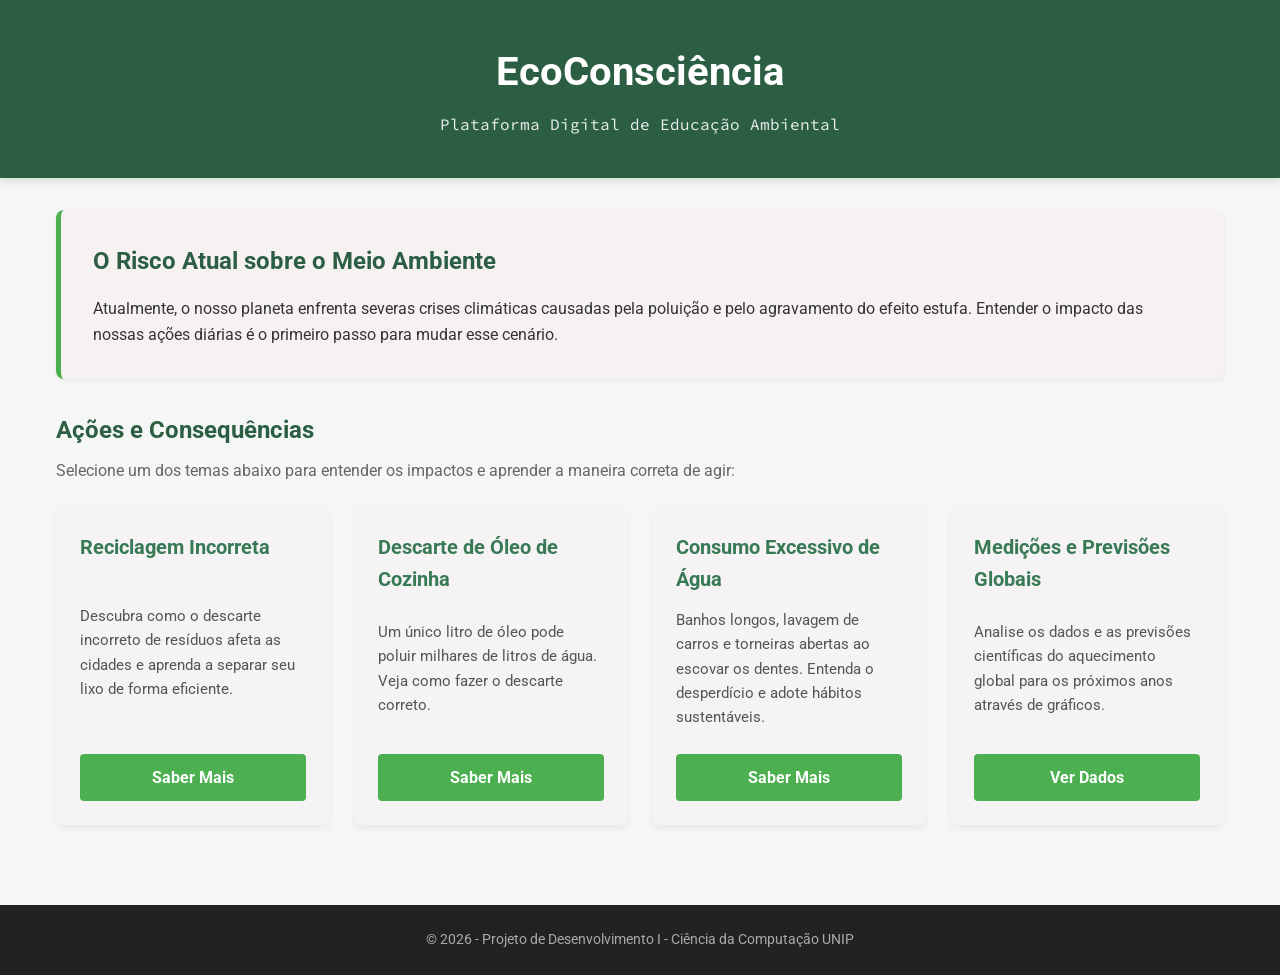
<file: index.html>
<!DOCTYPE html> 
<html lang="pt-br">
<head>
    <meta charset="UTF-8">
    <meta name="viewport" content="width=device-width, initial-scale=1.0">
    <title>Educação Ambiental</title>
    <link rel="stylesheet" href="style.css">
    <link rel="preconnect" href="https://fonts.googleapis.com">
    <link rel="preconnect" href="https://fonts.gstatic.com" crossorigin>
    <link href="https://fonts.googleapis.com/css2?family=Roboto:ital,wght@0,100..900;1,100..900&family=Source+Code+Pro:ital,wght@0,200..900;1,200..900&display=swap" rel="stylesheet">
</head>
<body>

    <header>
        <h1>EcoConsciência</h1>
        <p>Plataforma Digital de Educação Ambiental</p>
    </header>

    <main>
        <section id="introducao">
            <h2>O Risco Atual sobre o Meio Ambiente</h2>
            <p>Atualmente, o nosso planeta enfrenta severas crises climáticas causadas pela poluição  e pelo agravamento do efeito estufa. Entender o impacto das nossas ações diárias é o primeiro passo para mudar esse cenário.</p>
        </section>

        <section id="ramificacoes">
            <h2>Ações e Consequências </h2>
            <p>Selecione um dos temas abaixo para entender os impactos e aprender a maneira correta de agir:</p>
            
            <div class="cards-container">
                <article class="card">
                    <h3>Reciclagem Incorreta</h3>
                    <p>Descubra como o descarte incorreto de resíduos afeta as cidades e aprenda a separar seu lixo de forma eficiente.</p>
                    <a href="reciclagem.html" class="btn">Saber Mais</a>
                </article>

                <article class="card">
                    <h3>Descarte de Óleo de Cozinha</h3>
                    <p>Um único litro de óleo pode poluir milhares de litros de água. Veja como fazer o descarte correto.</p>
                    <a href="oleo.html" class="btn">Saber Mais</a>
                </article>

                <article class="card">
                    <h3>Consumo Excessivo de Água</h3>
                    <p>Banhos longos, lavagem de carros e torneiras abertas ao escovar os dentes. Entenda o desperdício e adote hábitos sustentáveis.</p>
                    <a href="agua.html" class="btn">Saber Mais</a>
                </article>
                
                <article class="card">
                    <h3>Medições e Previsões Globais</h3>
                    <p>Analise os dados e as previsões científicas do aquecimento global para os próximos anos através de gráficos.</p>
                    <a href="previsoes.html" class="btn">Ver Dados</a>
                </article>
            </div>
        </section>
    </main>

    <footer>
        <p>&copy; 2026 - Projeto de Desenvolvimento I - Ciência da Computação UNIP</p>
    </footer>

</body>
</html>
</file>
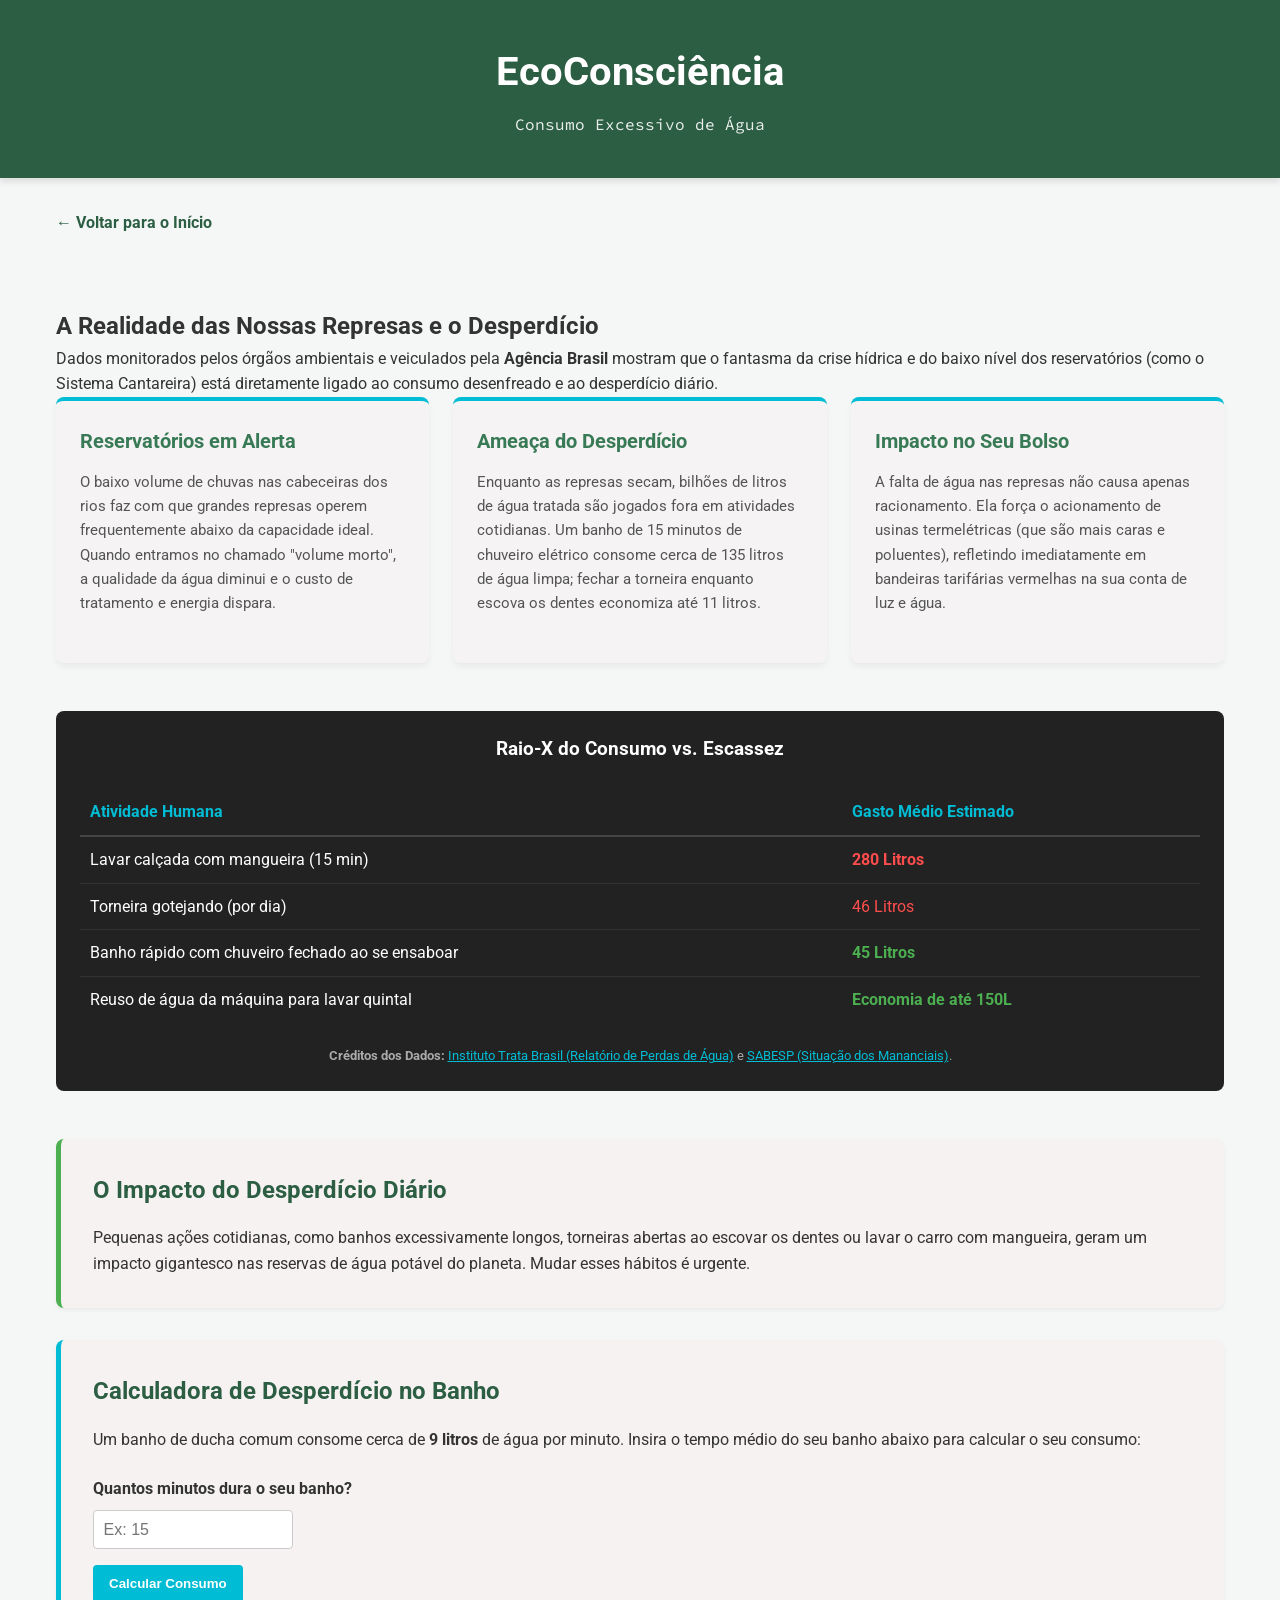
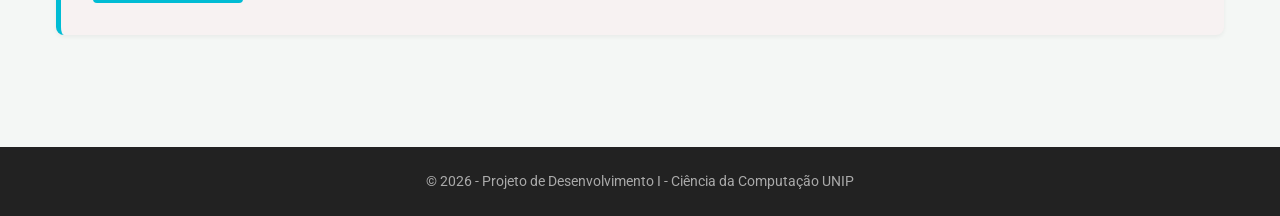
<file: agua.html>
<!DOCTYPE html>
<html lang="pt-br">
<head>
    <meta charset="UTF-8">
    <meta name="viewport" content="width=device-width, initial-scale=1.0">
    <title>Consumo de Água - EcoConsciência</title>
    <link rel="stylesheet" href="style.css">
    <link rel="preconnect" href="https://fonts.googleapis.com">
    <link rel="preconnect" href="https://fonts.gstatic.com" crossorigin>
    <link href="https://fonts.googleapis.com/css2?family=Roboto:ital,wght@0,100..900;1,100..900&family=Source+Code+Pro:ital,wght@0,200..900;1,200..900&display=swap" rel="stylesheet">
</head>
<body>

    <header>
        <h1>EcoConsciência</h1>
        <p>Consumo Excessivo de Água</p>
    </header>

    <main>
  <a href="index.html" style="display: inline-block; margin-bottom: 1.5rem; color: #2c5e43; font-weight: bold; text-decoration: none;">&larr; Voltar para o Início</a>

  <section id="crise-hidrica" style="margin-top: 3rem;">
            <h2>A Realidade das Nossas Represas e o Desperdício</h2>
            <p>Dados monitorados pelos órgãos ambientais e veiculados pela <strong>Agência Brasil</strong> mostram que o fantasma da crise hídrica e do baixo nível dos reservatórios (como o Sistema Cantareira) está diretamente ligado ao consumo desenfreado e ao desperdício diário.</p>

            <div class="cards-container">
                
                <!-- Card 1: Nível das Represas -->
                <article class="card" style="border-top: 4px solid #00bcd4;">
                    <h3>Reservatórios em Alerta</h3>
                    <p>O baixo volume de chuvas nas cabeceiras dos rios faz com que grandes represas operem frequentemente abaixo da capacidade ideal. Quando entramos no chamado "volume morto", a qualidade da água diminui e o custo de tratamento e energia dispara.</p>
                </article>

                <!-- Card 2: O Desperdício Invisível -->
                <article class="card" style="border-top: 4px solid #00bcd4;">
                    <h3>Ameaça do Desperdício</h3>
                    <p>Enquanto as represas secam, bilhões de litros de água tratada são jogados fora em atividades cotidianas. Um banho de 15 minutos de chuveiro elétrico consome cerca de 135 litros de água limpa; fechar a torneira enquanto escova os dentes economiza até 11 litros.</p>
                </article>

                <!-- Card 3: Consequências Reais -->
                <article class="card" style="border-top: 4px solid #00bcd4;">
                    <h3>Impacto no Seu Bolso</h3>
                    <p>A falta de água nas represas não causa apenas racionamento. Ela força o acionamento de usinas termelétricas (que são mais caras e poluentes), refletindo imediatamente em bandeiras tarifárias vermelhas na sua conta de luz e água.</p>
                </article>

            </div>
        </section>

        <section id="dados-agua" style="margin: 3rem 0; background: #222; padding: 1.5rem; border-radius: 8px;">
            <h3 style="color: #fff; margin-bottom: 1.5rem; text-align: center;">Raio-X do Consumo vs. Escassez</h3>
            
            <table style="width: 100%; border-collapse: collapse; color: #fff; text-align: left;">
                <thead>
                    <tr style="border-bottom: 2px solid #444; color: #00bcd4;">
                        <th style="padding: 10px;">Atividade Humana</th>
                        <th style="padding: 10px;">Gasto Médio Estimado</th>
                    </tr>
                </thead>
                <tbody>
                    <tr style="border-bottom: 1px solid #333;">
                        <td style="padding: 10px;">Lavar calçada com mangueira (15 min)</td>
                        <td style="padding: 10px; color: #ff4d4d; font-weight: bold;">280 Litros</td>
                    </tr>
                    <tr style="border-bottom: 1px solid #333;">
                        <td style="padding: 10px;">Torneira gotejando (por dia)</td>
                        <td style="padding: 10px; color: #ff4d4d;">46 Litros</td>
                    </tr>
                    <tr style="border-bottom: 1px solid #333;">
                        <td style="padding: 10px;">Banho rápido com chuveiro fechado ao se ensaboar</td>
                        <td style="padding: 10px; color: #4caf50; font-weight: bold;">45 Litros</td>
                    </tr>
                    <tr>
                        <td style="padding: 10px;">Reuso de água da máquina para lavar quintal</td>
                        <td style="padding: 10px; color: #4caf50; font-weight: bold;">Economia de até 150L</td>
                    </tr>
                </tbody>
            </table>
<p style="font-size: 0.8rem; color: #aaa; margin-top: 1.5rem; text-align: center;">
    <strong>Créditos dos Dados:</strong> 
    <a href="https://tratabrasil.org.br/wp-content/uploads/2023/06/Estudo-de-Perdas-de-Agua_2023.pdf" target="_blank" style="color: #00bcd4; text-decoration: underline;">Instituto Trata Brasil (Relatório de Perdas de Água)</a> 
    e 
    <a href="https://mananciais.sabesp.com.br/" target="_blank" style="color: #00bcd4; text-decoration: underline;">SABESP (Situação dos Mananciais)</a>.
</p>
        </section>
        <section id="introducao">
            <h2>O Impacto do Desperdício Diário</h2>
            <p>Pequenas ações cotidianas, como banhos excessivamente longos, torneiras abertas ao escovar os dentes ou lavar o carro com mangueira, geram um impacto gigantesco nas reservas de água potável do planeta. Mudar esses hábitos é urgente.</p>
        </section>

        <section id="introducao" style="border-left: 5px solid #00bcd4;">
            <h2>Calculadora de Desperdício no Banho</h2>
            <p style="margin-bottom: 1.5rem;">Um banho de ducha comum consome cerca de <strong>9 litros</strong> de água por minuto. Insira o tempo médio do seu banho abaixo para calcular o seu consumo:</p>
            
            <div style="margin-bottom: 1rem;">
                <label for="minutos" style="font-weight: bold; display: block; margin-bottom: 0.5rem;">Quantos minutos dura o seu banho?</label>
                <input type="number" id="minutos" placeholder="Ex: 15" style="padding: 0.6rem; width: 100%; max-width: 200px; border: 1px solid #ccc; border-radius: 4px; font-size: 1rem;">
            </div>

            <button onclick="calcularAgua()" class="btn" style="background-color: #00bcd4; cursor: pointer; border: none;">Calcular Consumo</button>

            <div id="resultado" style="margin-top: 1.5rem; padding: 1rem; border-radius: 4px; display: none;">
                </div>
        </section>
        
    </main>

    <footer>
        <p>&copy; 2026 - Projeto de Desenvolvimento I - Ciência da Computação UNIP</p>
    </footer>

    <script>
        function calcularAgua() {
            const minutos = document.getElementById('minutos').value;
            const resultadoDiv = document.getElementById('resultado');

            if (minutos <= 0 || minutos === "") {
                resultadoDiv.style.display = "block";
                resultadoDiv.style.backgroundColor = "#ffebee";
                resultadoDiv.style.color = "#c62828";
                resultadoDiv.innerHTML = "Por favor, insira um tempo válido em minutos.";
                return;
            }

            const totalLitros = minutos * 9;
            
            resultadoDiv.style.display = "block";
            resultadoDiv.style.backgroundColor = "#e0f7fa";
            resultadoDiv.style.color = "#006064";

            let mensagemSustentavel = "";
            if (minutos > 5) {
                mensagemSustentavel = "<br><br><strong>Dica de Sustentabilidade:</strong> O ideal estipulado pela OMS é um banho de até 5 minutos (gastando cerca de 45 litros). Tente reduzir seu tempo para ajudar o planeta!";
            } else {
                mensagemSustentavel = "<br><br><strong>Parabéns!</strong> Você está dentro do tempo recomendado para um consumo sustentável!";
            }

            resultadoDiv.innerHTML = "Seu banho consome aproximadamente <strong>" + totalLitros + " litros</strong> de água limpa." + mensagemSustentavel;
        }
    </script>

</body>
</html>
</file>
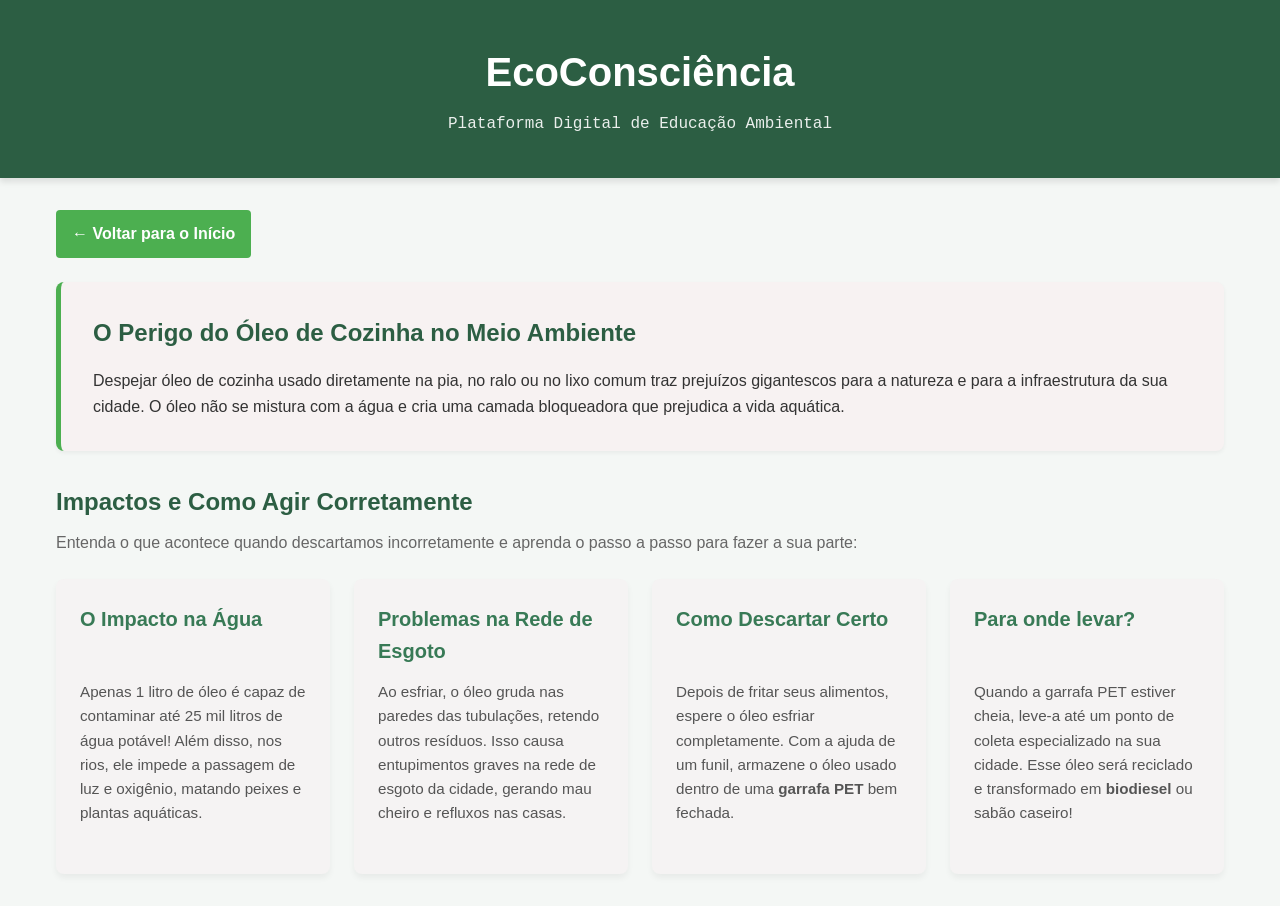
<file: oleo.html>
<!DOCTYPE html>
<html lang="pt-br">
<head>
    <meta charset="UTF-8">
    <meta name="viewport" content="width=device-width, initial-scale=1.0">
    <title>EcoConsciência - Descarte de Óleo</title>
    <link rel="stylesheet" href="style.css">
</head>
<body>

    <header>
        <h1>EcoConsciência</h1>
        <p>Plataforma Digital de Educação Ambiental</p>
    </header>

    <main>
        <a href="index.html" class="btn" style="display: inline-block; margin-bottom: 1.5rem;">← Voltar para o Início</a>

        <section id="introducao">
            <h2>O Perigo do Óleo de Cozinha no Meio Ambiente</h2>
            <p>Despejar óleo de cozinha usado diretamente na pia, no ralo ou no lixo comum traz prejuízos gigantescos para a natureza e para a infraestrutura da sua cidade. O óleo não se mistura com a água e cria uma camada bloqueadora que prejudica a vida aquática.</p>
        </section>

        <section id="ramificacoes">
            <h2>Impactos e Como Agir Corretamente</h2>
            <p>Entenda o que acontece quando descartamos incorretamente e aprenda o passo a passo para fazer a sua parte:</p>

            <div class="cards-container">
                
                <article class="card">
                    <h3>O Impacto na Água</h3>
                    <p>Apenas 1 litro de óleo é capaz de contaminar até 25 mil litros de água potável! Além disso, nos rios, ele impede a passagem de luz e oxigênio, matando peixes e plantas aquáticas.</p>
                </article>

                <article class="card">
                    <h3>Problemas na Rede de Esgoto</h3>
                    <p>Ao esfriar, o óleo gruda nas paredes das tubulações, retendo outros resíduos. Isso causa entupimentos graves na rede de esgoto da cidade, gerando mau cheiro e refluxos nas casas.</p>
                </article>

                <article class="card">
                    <h3>Como Descartar Certo</h3>
                    <p>Depois de fritar seus alimentos, espere o óleo esfriar completamente. Com a ajuda de um funil, armazene o óleo usado dentro de uma <strong>garrafa PET</strong> bem fechada.</p>
                </article>

                <article class="card">
                    <h3>Para onde levar?</h3>
                    <p>Quando a garrafa PET estiver cheia, leve-a até um ponto de coleta especializado na sua cidade. Esse óleo será reciclado e transformado em <strong>biodiesel</strong> ou sabão caseiro!</p>
                </article>

            </div>
        </section>
    </main>

</body>
</html>
</file>
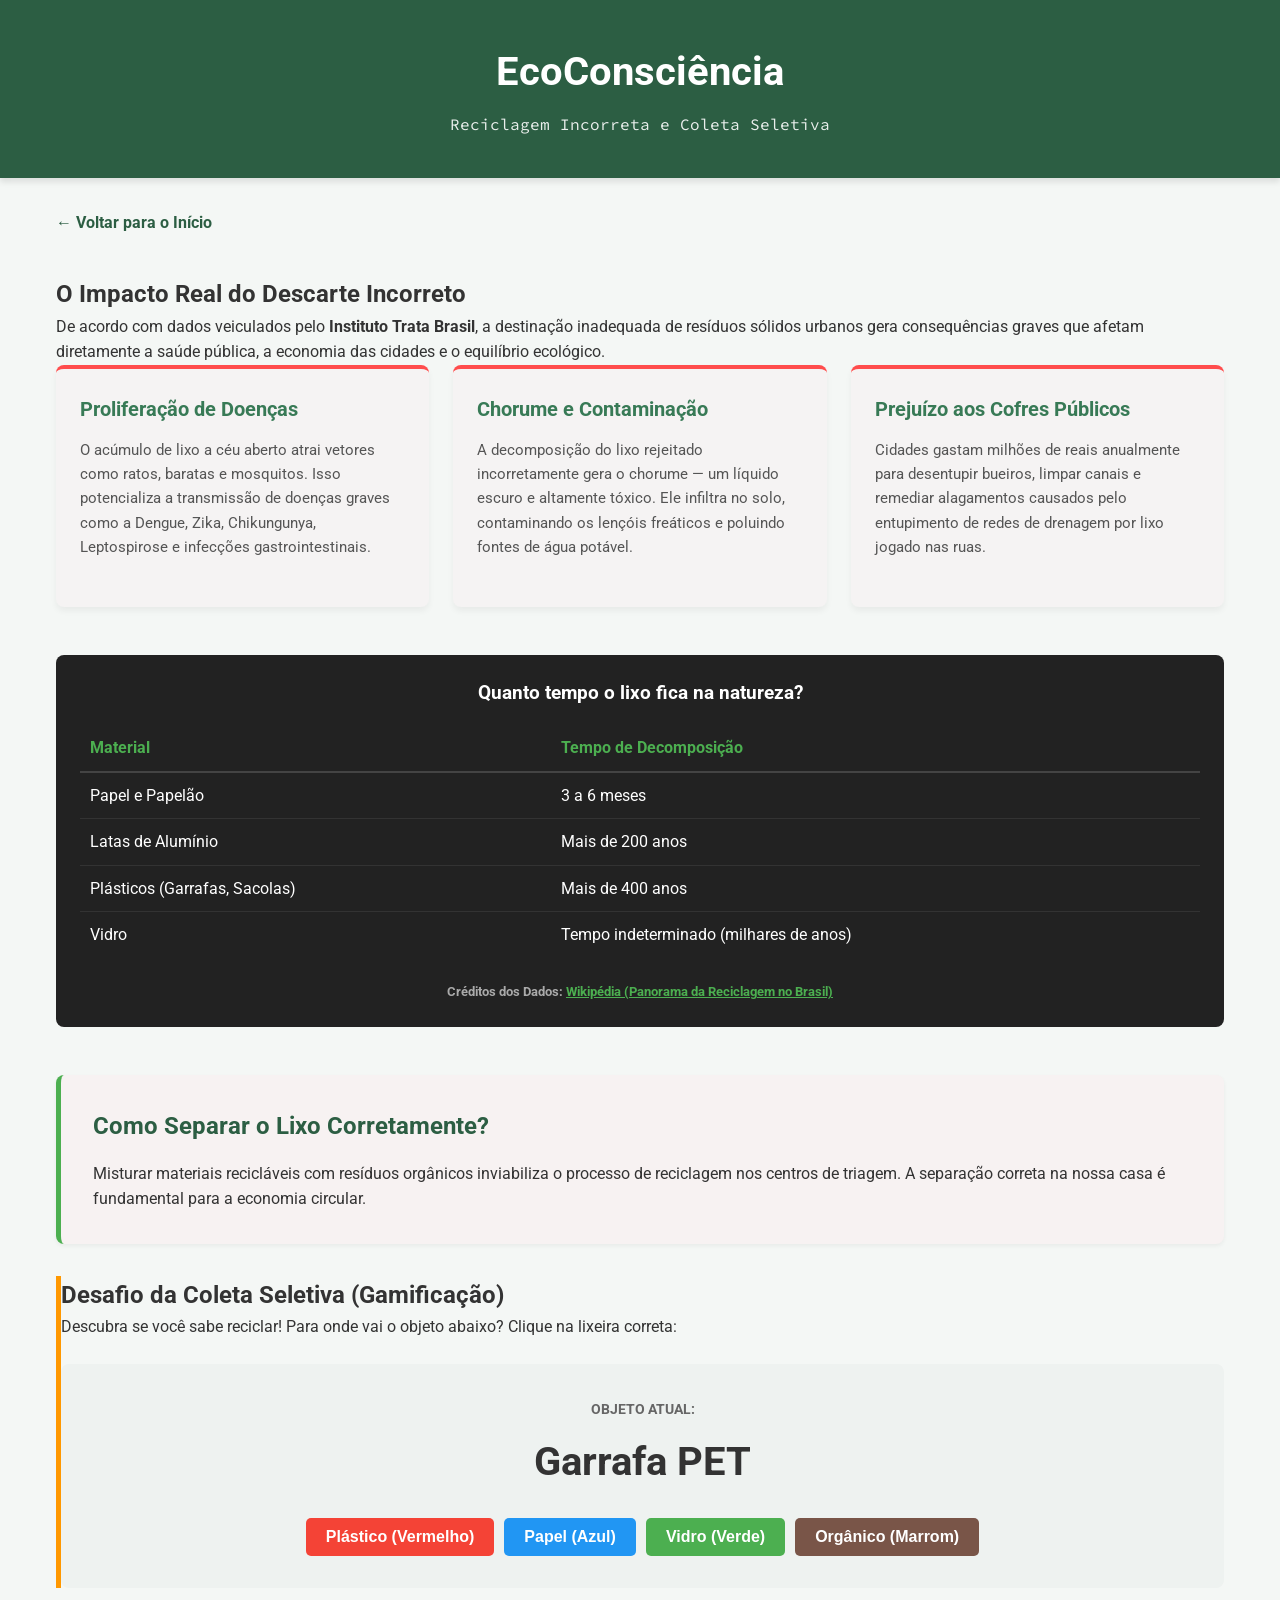
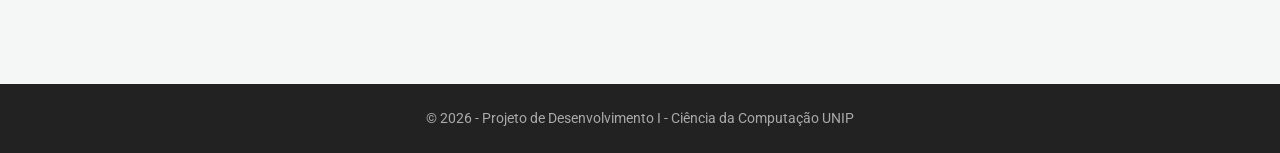
<file: reciclagem.html>
<!DOCTYPE html>
<html lang="pt-br">
<head>
    <meta charset="UTF-8">
    <meta name="viewport" content="width=device-width, initial-scale=1.0">
    <title>Reciclagem Incorreta - EcoConsciência</title>
    <link rel="stylesheet" href="style.css">
    <link rel="preconnect" href="https://fonts.googleapis.com">
    <link rel="preconnect" href="https://fonts.gstatic.com" crossorigin>
    <link href="https://fonts.googleapis.com/css2?family=Roboto:ital,wght@0,100..900;1,100..900&family=Source+Code+Pro:ital,wght@0,200..900;1,200..900&display=swap" rel="stylesheet">
</head>
<body>

    <header>
        <h1>EcoConsciência</h1>
        <p>Reciclagem Incorreta e Coleta Seletiva</p>
    </header>

    <main>
        <a href="index.html" style="display: inline-block; margin-bottom: 1.5rem; color: #2c5e43; font-weight: bold; text-decoration: none;">&larr; Voltar para o Início</a>

        <section id="maleficios" style="margin-top: 1rem;">
            <h2>O Impacto Real do Descarte Incorreto</h2>
            <p>De acordo com dados veiculados pelo <strong>Instituto Trata Brasil</strong>, a destinação inadequada de resíduos sólidos urbanos gera consequências graves que afetam diretamente a saúde pública, a economia das cidades e o equilíbrio ecológico.</p>

            <div class="cards-container">
                
                <article class="card" style="border-top: 4px solid #ff4d4d;">
                    <h3>Proliferação de Doenças</h3>
                    <p>O acúmulo de lixo a céu aberto atrai vetores como ratos, baratas e mosquitos. Isso potencializa a transmissão de doenças graves como a Dengue, Zika, Chikungunya, Leptospirose e infecções gastrointestinais.</p>
                </article>

                <article class="card" style="border-top: 4px solid #ff4d4d;">
                    <h3>Chorume e Contaminação</h3>
                    <p>A decomposição do lixo rejeitado incorretamente gera o chorume — um líquido escuro e altamente tóxico. Ele infiltra no solo, contaminando os lençóis freáticos e poluindo fontes de água potável.</p>
                </article>

                <article class="card" style="border-top: 4px solid #ff4d4d;">
                    <h3>Prejuízo aos Cofres Públicos</h3>
                    <p>Cidades gastam milhões de reais anualmente para desentupir bueiros, limpar canais e remediar alagamentos causados pelo entupimento de redes de drenagem por lixo jogado nas ruas.</p>
                </article>

            </div>
        </section>


        <section id="tempo-decomposicao" style="margin: 3rem 0; background: #222; padding: 1.5rem; border-radius: 8px;">
            <h3 style="color: #fff; margin-bottom: 1rem; text-align: center;">Quanto tempo o lixo fica na natureza?</h3>
            
            <table style="width: 100%; border-collapse: collapse; color: #fff; text-align: left;">
                <thead>
                    <tr style="border-bottom: 2px solid #444; color: #4caf50;">
                        <th style="padding: 10px;">Material</th>
                        <th style="padding: 10px;">Tempo de Decomposição</th>
                    </tr>
                </thead>
                <tbody>
                    <tr style="border-bottom: 1px solid #333;">
                        <td style="padding: 10px;">Papel e Papelão</td>
                        <td style="padding: 10px;">3 a 6 meses</td>
                    </tr>
                    <tr style="border-bottom: 1px solid #333;">
                        <td style="padding: 10px;">Latas de Alumínio</td>
                        <td style="padding: 10px;">Mais de 200 anos</td>
                    </tr>
                    <tr style="border-bottom: 1px solid #333;">
                        <td style="padding: 10px;">Plásticos (Garrafas, Sacolas)</td>
                        <td style="padding: 10px;">Mais de 400 anos</td>
                    </tr>
                    <tr>
                        <td style="padding: 10px;">Vidro</td>
                        <td style="padding: 10px;">Tempo indeterminado (milhares de anos)</td>
                    </tr>
                </tbody>
            </table>

               <p style="font-size: 0.8rem; color: #aaa; margin-top: 1.5rem; text-align: center;">
                <strong>Créditos dos Dados:</strong> 
                <a href="https://pt.wikipedia.org/wiki/Reciclagem" target="_blank" style="color: #4caf50; text-decoration: underline; font-weight: bold;">
                    Wikipédia (Panorama da Reciclagem no Brasil)
                </a>
            </p>
        </section>

        <section id="introducao">
            <h2>Como Separar o Lixo Corretamente?</h2>
            <p>Misturar materiais recicláveis com resíduos orgânicos inviabiliza o processo de reciclagem nos centros de triagem. A separação correta na nossa casa é fundamental para a economia circular.</p>
        </section>

        <section id="quiz" style="border-left: 5px solid #ff9800;">
            <h2>Desafio da Coleta Seletiva (Gamificação)</h2>
            <p style="margin-bottom: 1.5rem;">Descubra se você sabe reciclar! Para onde vai o objeto abaixo? Clique na lixeira correta:</p>
            
            <div style="background: #eef2f0; padding: 2rem; border-radius: 8px; text-align: center; margin-bottom: 1rem;">
                <span style="font-size: 0.9rem; color: #666; text-transform: uppercase; font-weight: bold;">Objeto Atual:</span>
                <h1 id="nome-objeto" style="color: #333; margin: 0.5rem 0 1.5rem 0; font-size: 2.5rem;">Garrafa PET</h1>
                
                <div style="display: flex; flex-wrap: wrap; gap: 10px; justify-content: center;">
                    <button onclick="jogar('vermelho')" class="btn-coleta vermelho">Plástico (Vermelho)</button>
                    <button onclick="jogar('azul')" class="btn-coleta azul">Papel (Azul)</button>
                    <button onclick="jogar('verde')" class="btn-coleta verde">Vidro (Verde)</button>
                    <button onclick="jogar('marrom')" class="btn-coleta marrom">Orgânico (Marrom)</button>
                </div>
            </div>

            <div id="feedback-quiz" style="padding: 1rem; border-radius: 4px; text-align: center; font-weight: bold; display: none;"></div>
        </section>
    </main>

    <footer>
        <p>&copy; 2026 - Projeto de Desenvolvimento I - Ciência da Computação UNIP</p>
    </footer>

    <script>
        const perguntas = [
            { objeto: "Garrafa PET", respostaCorreta: "vermelho" },
            { objeto: "Caixa de Papelão", respostaCorreta: "azul" },
            { objeto: "Pote de Maionese (Vidro)", respostaCorreta: "verde" },
            { objeto: "Casca de Banana", respostaCorreta: "marrom" },
            { objeto: "Sacola Plástica", respostaCorreta: "vermelho" },
            { objeto: "Jornal Velho", respostaCorreta: "azul" },
            { objeto: "Restos de Comida", respostaCorreta: "marrom" }, 
            { objeto: "Frasco de Shampoo (Plástico)", respostaCorreta: "vermelho" }, 
            { objeto: "Embalagem de Leite (Papel)", respostaCorreta: "azul" }, 
            { objeto: "Garrafa de Cerveja (Vidro)", respostaCorreta: "verde" }
        ];

        let indiceAtual = 0;

        function jogar(corEscolhida) {
            const feedback = document.getElementById("feedback-quiz");
            const perguntaAtual = perguntas[indiceAtual];

            feedback.style.display = "block";

            if (corEscolhida === perguntaAtual.respostaCorreta) {
                feedback.style.backgroundColor = "#e8f5e9";
                feedback.style.color = "#2e7d32";
                feedback.innerHTML = "🎉 Acertou! O objeto '" + perguntaAtual.objeto + "' vai exatamente para essa lixeira.";
                
                indiceAtual++;
                if (indiceAtual >= perguntas.length) {
                    indiceAtual = 0; 
                }
                
                const botoes = document.querySelectorAll('.btn-coleta');
                botoes.forEach(btn => btn.style.pointerEvents = 'none');

                setTimeout(() => {
                    document.getElementById("nome-objeto").innerHTML = perguntas[indiceAtual].objeto;
                    feedback.style.display = "none";
                    botoes.forEach(btn => btn.style.pointerEvents = 'auto');
                }, 1500);

            } else {
                feedback.style.backgroundColor = "#ffebee";
                feedback.style.color = "#c62828";
                feedback.innerHTML = "❌ Errado! Tente novamente. O objeto '" + perguntaAtual.objeto + "' pertence a outra categoria.";
            }
        }
    </script>
</body>
</html>
</file>
<file: style.css>
* {
    margin: 0;
    padding: 0;
    box-sizing: border-box;
}

body {
    font-family: 'Roboto', sans-serif;
    background-color: #f4f7f5; 
    color: #333;
    line-height: 1.6;
}


header {
    background-color: #2c5e43; 
    color: #ffffff;
    text-align: center;
    padding: 2.5rem 1rem;
    box-shadow: 0 4px 6px rgba(0, 0, 0, 0.1);
}

header h1 {
    font-size: 2.5rem;
    margin-bottom: 0.5rem;
}

header p {
    font-family: 'Source Code Pro', monospace;
    font-size: 1rem;
    opacity: 0.9;
}

main {
    max-width: 1200px;
    margin: 0 auto;
    padding: 2rem 1rem;
}

#introducao {
    background-color: #f7f2f2;
    padding: 2rem;
    border-radius: 8px;
    margin-bottom: 2rem;
    border-left: 5px solid #4caf50; 
    box-shadow: 0 2px 4px rgba(0,0,0,0.05);
}

#introducao h2 {
    color: #2c5e43;
    margin-bottom: 1rem;
}

#ramificacoes h2 {
    color: #2c5e43;
    margin-bottom: 0.5rem;
}

#ramificacoes > p {
    margin-bottom: 1.5rem;
    color: #666;
}

.cards-container {
    display: grid;
    grid-template-columns: repeat(auto-fit, minmax(250px, 1fr)); 
    gap: 1.5rem;
}

.card {
    background-color: #f5f3f3;
    padding: 1.5rem;
    border-radius: 8px;
    box-shadow: 0 4px 6px rgba(0, 0, 0, 0.05);
    display: flex;
    flex-direction: column;
    justify-content: space-between;
    transition: transform 0.3s ease, box-shadow 0.3s ease;
}

.card:hover {
    transform: translateY(-5px);
    box-shadow: 0 6px 12px rgba(0, 0, 0, 0.1);
}

.card h3 {
    color: #387a56;
    margin-bottom: 0.8rem;
    font-size: 1.25rem;
}

.card p {
    font-size: 0.95rem;
    color: #555;
    margin-bottom: 1.5rem;
}


.btn {
    display: inline-block;
    text-decoration: none;
    background-color: #4caf50;
    color: #ffffff;
    text-align: center;
    padding: 0.7rem 1rem;
    border-radius: 4px;
    font-weight: bold;
    transition: background-color 0.2s ease;
}

.btn:hover {
    background-color: #387a56;
}


footer {
    text-align: center;
    padding: 1.5rem;
    background-color: #222;
    color: #aaa;
    font-size: 0.85rem;
    margin-top: 3rem;
}
.btn-coleta {
    border: none;
    color: white;
    padding: 10px 20px;
    font-size: 1rem;
    font-weight: bold;
    border-radius: 5px;
    cursor: pointer;
    transition: opacity 0.2s;
}

.btn-coleta:hover { 
    opacity: 0.9; 
}

.azul { background-color: #2196F3; }
.vermelho { background-color: #F44336; }
.verde { background-color: #4CAF50; }
.marrom { background-color: #795548; }
</file>
